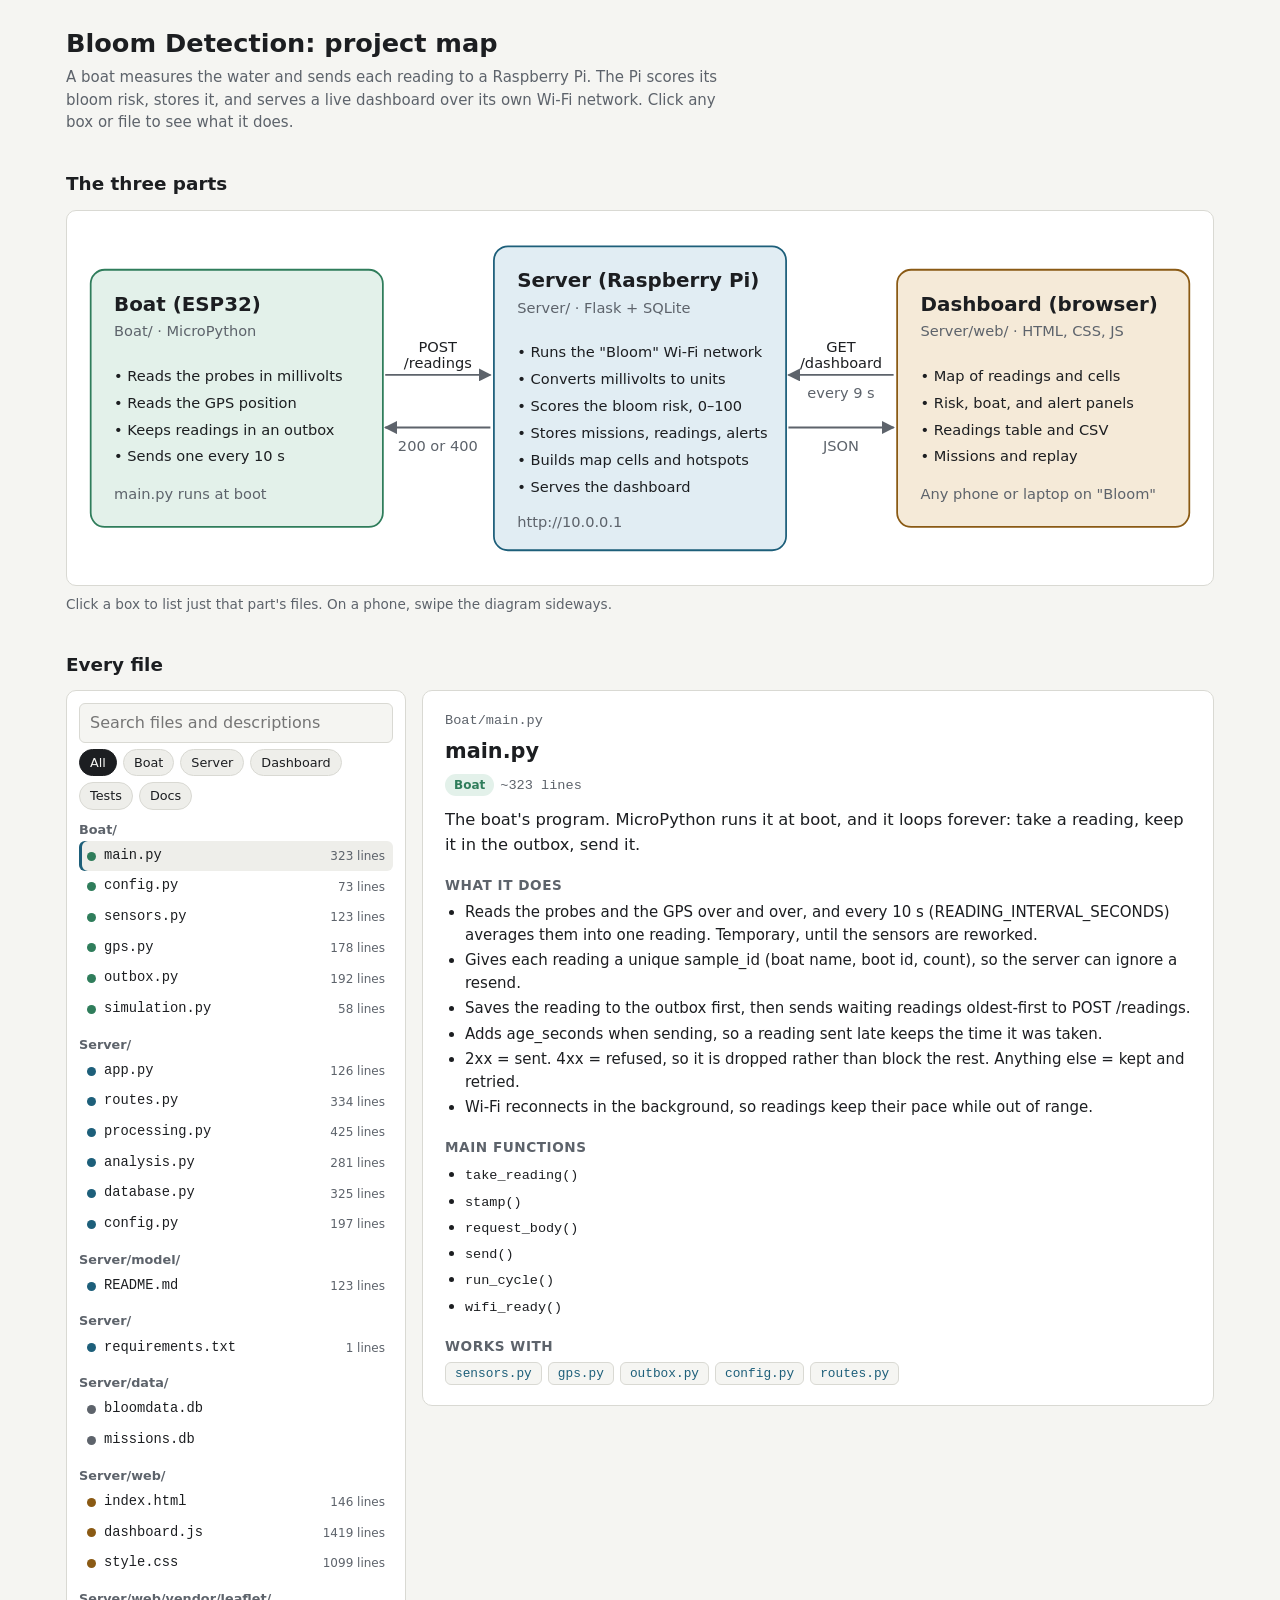
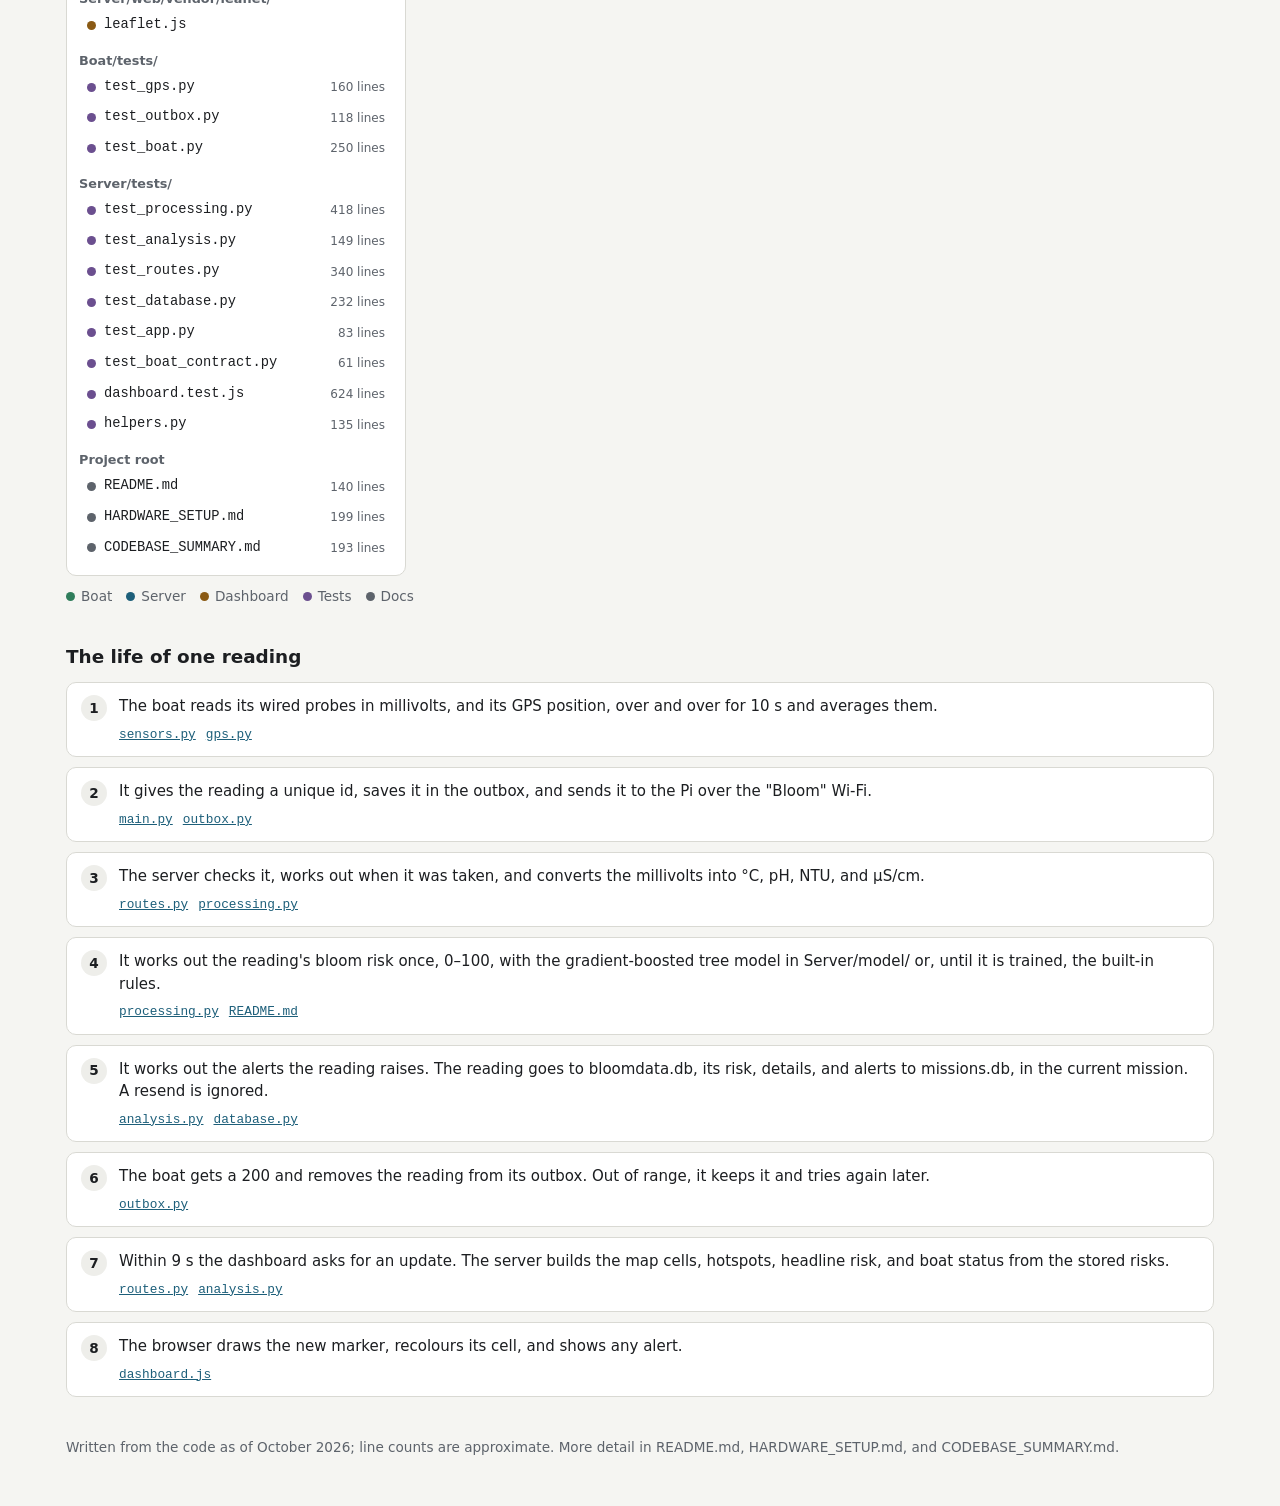
<file: project-structure.html>
<!doctype html>
<html lang="en">
<head>
<meta charset="utf-8">
<meta name="viewport" content="width=device-width, initial-scale=1">
<meta name="color-scheme" content="light dark">
<title>Bloom Detection Map</title>
<style>
:root {
    --bg: #f5f5f2;
    --surface: #ffffff;
    --surface-2: #eeeeea;
    --text: #1c1e21;
    --muted: #5d636b;
    --line: #d9d9d3;
    --accent: #1d5f7a;
    --boat: #2f7d5b;
    --boat-bg: #e3f1ea;
    --server: #1d5f7a;
    --server-bg: #e1edf3;
    --front: #8a5a14;
    --front-bg: #f5ead8;
    --test: #6b4f8f;
    --test-bg: #ece6f3;
    --doc: #5d636b;
    --doc-bg: #ececea;
    --warn: #a33b32;
}
@media (prefers-color-scheme: dark) {
    :root {
        --bg: #16181b;
        --surface: #1f2226;
        --surface-2: #2a2e33;
        --text: #e7e8ea;
        --muted: #9aa1a9;
        --line: #353a40;
        --accent: #6fb3d2;
        --boat: #6cc49b;
        --boat-bg: #1d3329;
        --server: #6fb3d2;
        --server-bg: #1b2d36;
        --front: #e0ae62;
        --front-bg: #372b19;
        --test: #b79be0;
        --test-bg: #2c2538;
        --doc: #aab0b7;
        --doc-bg: #2a2d31;
        --warn: #e8857c;
    }
}
* { box-sizing: border-box; }
body {
    margin: 0;
    background: var(--bg);
    color: var(--text);
    font: 15px/1.5 system-ui, -apple-system, "Segoe UI", Roboto, sans-serif;
}
main { max-width: 1180px; margin: 0 auto; padding: 24px 16px 48px; }
h1 { font-size: 1.6rem; margin: 0 0 4px; }
h2 { font-size: 1.15rem; margin: 36px 0 12px; }
p.lead { color: var(--muted); margin: 0; max-width: 70ch; }
code { font-family: ui-monospace, "Cascadia Code", Consolas, monospace; font-size: 0.9em; }

/* System diagram */
.diagram {
    background: var(--surface);
    border: 1px solid var(--line);
    border-radius: 10px;
    padding: 12px;
    overflow-x: auto;
}
.diagram svg { width: 100%; height: auto; display: block; }
.diagram .node { cursor: pointer; }
.diagram .node rect { stroke-width: 1.5; transition: stroke-width 0.15s; }
.diagram .node:hover rect, .diagram .node:focus rect { stroke-width: 3; }
.diagram .node:focus { outline: none; }
.diagram text { font-family: system-ui, sans-serif; }
.diagram .title { font-size: 17px; font-weight: 600; fill: var(--text); }
.diagram .sub { font-size: 12.5px; fill: var(--muted); }
.diagram .label { font-size: 12.5px; fill: var(--text); }
.diagram .arrow { stroke: var(--muted); stroke-width: 1.6; fill: none; }
.hint { color: var(--muted); font-size: 0.85rem; margin: 8px 0 0; }

/* Explorer */
.explorer {
    display: grid;
    grid-template-columns: minmax(260px, 340px) 1fr;
    gap: 16px;
    align-items: start;
}
.tree, .detail {
    background: var(--surface);
    border: 1px solid var(--line);
    border-radius: 10px;
}
.tree { padding: 12px; }
.tree-tools { display: flex; flex-wrap: wrap; gap: 6px; margin-bottom: 10px; }
.tree-tools input {
    flex: 1 1 100%;
    font: inherit;
    font-size: 16px;
    padding: 7px 10px;
    border: 1px solid var(--line);
    border-radius: 6px;
    background: var(--bg);
    color: var(--text);
}
.filters { display: flex; flex-wrap: wrap; gap: 6px; }
.chip {
    font: inherit;
    font-size: 0.8rem;
    padding: 3px 10px;
    border-radius: 999px;
    border: 1px solid var(--line);
    background: var(--surface-2);
    color: var(--text);
    cursor: pointer;
}
.chip[aria-pressed="true"] { background: var(--text); color: var(--bg); border-color: var(--text); }
.folder { margin: 10px 0 2px; font-size: 0.8rem; font-weight: 600; color: var(--muted); }
.folder:first-child { margin-top: 0; }
.file {
    display: flex;
    align-items: center;
    gap: 8px;
    width: 100%;
    text-align: left;
    font: inherit;
    font-size: 0.92rem;
    padding: 5px 8px;
    border: 0;
    border-radius: 6px;
    background: none;
    color: var(--text);
    cursor: pointer;
}
.file:hover { background: var(--surface-2); }
.file[aria-current="true"] { background: var(--surface-2); box-shadow: inset 3px 0 0 var(--accent); }
.file .name { font-family: ui-monospace, Consolas, monospace; font-size: 0.86rem; flex: 1; }
.file .lines { color: var(--muted); font-size: 0.75rem; }
.dot { width: 9px; height: 9px; border-radius: 50%; flex: none; }
.empty { color: var(--muted); font-size: 0.9rem; padding: 8px; }

.detail { padding: 20px 22px; position: sticky; top: 12px; }
.detail .path { font-family: ui-monospace, Consolas, monospace; font-size: 0.85rem; color: var(--muted); word-break: break-all; }
.detail h3 { margin: 4px 0 6px; font-size: 1.3rem; }
.tag {
    display: inline-block;
    font-size: 0.75rem;
    font-weight: 600;
    padding: 2px 9px;
    border-radius: 999px;
    margin-right: 6px;
}
.detail .summary { font-size: 1.02rem; margin: 12px 0; }
.detail h4 { margin: 18px 0 6px; font-size: 0.85rem; text-transform: uppercase; letter-spacing: 0.04em; color: var(--muted); }
.detail ul { margin: 0; padding-left: 20px; }
.detail li { margin: 3px 0; }
.links { display: flex; flex-wrap: wrap; gap: 6px; }
.links button {
    font-family: ui-monospace, Consolas, monospace;
    font-size: 0.8rem;
    padding: 3px 9px;
    border-radius: 6px;
    border: 1px solid var(--line);
    background: var(--bg);
    color: var(--accent);
    cursor: pointer;
}
.note { border-left: 3px solid var(--warn); padding: 6px 10px; background: var(--surface-2); border-radius: 0 6px 6px 0; font-size: 0.92rem; margin-top: 14px; }

/* Journey */
.journey { list-style: none; margin: 0; padding: 0; display: grid; gap: 10px; counter-reset: step; }
.journey li {
    counter-increment: step;
    background: var(--surface);
    border: 1px solid var(--line);
    border-radius: 10px;
    padding: 12px 14px 12px 52px;
    position: relative;
}
.journey li::before {
    content: counter(step);
    position: absolute;
    left: 14px;
    top: 12px;
    width: 26px;
    height: 26px;
    border-radius: 50%;
    display: grid;
    place-items: center;
    font-weight: 600;
    font-size: 0.85rem;
    background: var(--surface-2);
}
.journey .where { margin-top: 4px; }
.journey .where button {
    font-family: ui-monospace, Consolas, monospace;
    font-size: 0.8rem;
    border: 0;
    padding: 0;
    background: none;
    color: var(--accent);
    cursor: pointer;
    text-decoration: underline;
    margin-right: 10px;
}

.legend { display: flex; flex-wrap: wrap; gap: 14px; margin-top: 10px; font-size: 0.85rem; color: var(--muted); }
.legend span { display: inline-flex; align-items: center; gap: 6px; }

footer { margin-top: 40px; color: var(--muted); font-size: 0.85rem; }

@media (max-width: 760px) {
    .diagram svg { min-width: 720px; }
    .explorer { grid-template-columns: 1fr; }
    .detail { position: static; padding: 16px; }
    .journey li { padding-left: 46px; }
}
</style>
</head>
<body>
<main>
    <h1>Bloom Detection: project map</h1>
    <p class="lead">A boat measures the water and sends each reading to a Raspberry Pi. The Pi scores its bloom risk, stores it, and serves a live dashboard over its own Wi-Fi network. Click any box or file to see what it does.</p>

    <h2>The three parts</h2>
    <div class="diagram">
        <svg viewBox="0 0 960 300" role="img" aria-label="The boat posts readings to the Raspberry Pi server; the browser asks the server for the dashboard">
            <defs>
                <marker id="arrowhead" viewBox="0 0 10 10" refX="9" refY="5" markerWidth="7" markerHeight="7" orient="auto-start-reverse">
                    <path d="M0,0 L10,5 L0,10 z" fill="var(--muted)"></path>
                </marker>
            </defs>

            <g class="node" data-part="boat" tabindex="0" role="button" aria-label="Show the boat's files">
                <rect x="10" y="40" width="250" height="220" rx="12" fill="var(--boat-bg)" stroke="var(--boat)"></rect>
                <text x="30" y="75" class="title">Boat (ESP32)</text>
                <text x="30" y="97" class="sub">Boat/ · MicroPython</text>
                <text x="30" y="135" class="label">• Reads the probes in millivolts</text>
                <text x="30" y="158" class="label">• Reads the GPS position</text>
                <text x="30" y="181" class="label">• Keeps readings in an outbox</text>
                <text x="30" y="204" class="label">• Sends one every 10 s</text>
                <text x="30" y="236" class="sub">main.py runs at boot</text>
            </g>

            <g class="node" data-part="server" tabindex="0" role="button" aria-label="Show the server's files">
                <rect x="355" y="20" width="250" height="260" rx="12" fill="var(--server-bg)" stroke="var(--server)"></rect>
                <text x="375" y="55" class="title">Server (Raspberry Pi)</text>
                <text x="375" y="77" class="sub">Server/ · Flask + SQLite</text>
                <text x="375" y="115" class="label">• Runs the "Bloom" Wi-Fi network</text>
                <text x="375" y="138" class="label">• Converts millivolts to units</text>
                <text x="375" y="161" class="label">• Scores the bloom risk, 0–100</text>
                <text x="375" y="184" class="label">• Stores missions, readings, alerts</text>
                <text x="375" y="207" class="label">• Builds map cells and hotspots</text>
                <text x="375" y="230" class="label">• Serves the dashboard</text>
                <text x="375" y="260" class="sub">http://10.0.0.1</text>
            </g>

            <g class="node" data-part="front" tabindex="0" role="button" aria-label="Show the dashboard's files">
                <rect x="700" y="40" width="250" height="220" rx="12" fill="var(--front-bg)" stroke="var(--front)"></rect>
                <text x="720" y="75" class="title">Dashboard (browser)</text>
                <text x="720" y="97" class="sub">Server/web/ · HTML, CSS, JS</text>
                <text x="720" y="135" class="label">• Map of readings and cells</text>
                <text x="720" y="158" class="label">• Risk, boat, and alert panels</text>
                <text x="720" y="181" class="label">• Readings table and CSV</text>
                <text x="720" y="204" class="label">• Missions and replay</text>
                <text x="720" y="236" class="sub">Any phone or laptop on "Bloom"</text>
            </g>

            <path class="arrow" d="M262,130 L352,130" marker-end="url(#arrowhead)"></path>
            <text x="307" y="110" class="label" text-anchor="middle">POST</text>
            <text x="307" y="124" class="label" text-anchor="middle">/readings</text>
            <path class="arrow" d="M352,175 L262,175" marker-end="url(#arrowhead)"></path>
            <text x="307" y="195" class="sub" text-anchor="middle">200 or 400</text>

            <path class="arrow" d="M697,130 L607,130" marker-end="url(#arrowhead)"></path>
            <text x="652" y="110" class="label" text-anchor="middle">GET</text>
            <text x="652" y="124" class="label" text-anchor="middle">/dashboard</text>
            <text x="652" y="150" class="sub" text-anchor="middle">every 9 s</text>
            <path class="arrow" d="M607,175 L697,175" marker-end="url(#arrowhead)"></path>
            <text x="652" y="195" class="sub" text-anchor="middle">JSON</text>
        </svg>
    </div>
    <p class="hint">Click a box to list just that part's files. On a phone, swipe the diagram sideways.</p>

    <h2>Every file</h2>
    <div class="explorer">
        <nav class="tree" aria-label="Project files">
            <div class="tree-tools">
                <input type="search" id="search" placeholder="Search files and descriptions" aria-label="Search files">
                <div class="filters" id="filters"></div>
            </div>
            <div id="fileList"></div>
        </nav>
        <article class="detail" id="detail" aria-live="polite"></article>
    </div>
    <div class="legend" id="legend"></div>

    <h2>The life of one reading</h2>
    <ol class="journey" id="journey"></ol>

    <footer>Written from the code as of October 2026; line counts are approximate. More detail in README.md, HARDWARE_SETUP.md, and CODEBASE_SUMMARY.md.</footer>
</main>

<script>
const PARTS = {
    boat: { label: "Boat", color: "var(--boat)", bg: "var(--boat-bg)" },
    server: { label: "Server", color: "var(--server)", bg: "var(--server-bg)" },
    front: { label: "Dashboard", color: "var(--front)", bg: "var(--front-bg)" },
    test: { label: "Tests", color: "var(--test)", bg: "var(--test-bg)" },
    doc: { label: "Docs", color: "var(--doc)", bg: "var(--doc-bg)" },
};

const FILES = [
    // Boat
    {
        path: "Boat/main.py", part: "boat", lines: 323,
        summary: "The boat's program. MicroPython runs it at boot, and it loops forever: take a reading, keep it in the outbox, send it.",
        details: [
            "Reads the probes and the GPS over and over, and every 10 s (READING_INTERVAL_SECONDS) averages them into one reading. Temporary, until the sensors are reworked.",
            "Gives each reading a unique sample_id (boat name, boot id, count), so the server can ignore a resend.",
            "Saves the reading to the outbox first, then sends waiting readings oldest-first to POST /readings.",
            "Adds age_seconds when sending, so a reading sent late keeps the time it was taken.",
            "2xx = sent. 4xx = refused, so it is dropped rather than block the rest. Anything else = kept and retried.",
            "Wi-Fi reconnects in the background, so readings keep their pace while out of range.",
        ],
        key: ["take_reading()", "stamp()", "request_body()", "send()", "run_cycle()", "wifi_ready()"],
        links: ["Boat/sensors.py", "Boat/gps.py", "Boat/outbox.py", "Boat/config.py", "Server/routes.py"],
    },
    {
        path: "Boat/config.py", part: "boat", lines: 73,
        summary: "Every boat setting, each with a comment, edited by hand before copying to the board.",
        details: [
            "DEVICE_NAME, the Wi-Fi network and password, SERVER_URL.",
            "How often to take a reading, HTTP and Wi-Fi timing, and how much of each interval may go on sending a backlog.",
            "The temporary averaging: the pause between probe passes and how often to read the GPS.",
            "How much the outbox may hold, and its batch size.",
            "PROBES: which probe is on which ADS1115 input (only connected probes are listed), and the ADC's range and speed.",
            "The GPS pins (GPIO 16 and 17), and SIMULATE_HARDWARE for bench demos (ships False) with its pond-sized simulated track.",
        ],
        links: ["Boat/main.py", "Boat/sensors.py", "Boat/gps.py", "Server/config.py"],
    },
    {
        path: "Boat/sensors.py", part: "boat", lines: 123,
        summary: "The water probes: one millivolt value per wired probe, read through the ADS1115 boards.",
        details: [
            "Contains a small ADS1115 driver that starts one conversion and waits for it to finish.",
            "Reads each probe on its own: one that does not answer is left out of the reading (status \"partial\") instead of losing the rest.",
            "Never converts units; the server does that, so calibration never needs a reflash.",
        ],
        key: ["read_probes()", "ADS1115.read_volts()"],
        links: ["Boat/main.py", "Boat/config.py"],
    },
    {
        path: "Boat/gps.py", part: "boat", lines: 178,
        summary: "The GPS: turns NMEA sentences from the UART into a position.",
        details: [
            "Throws away data buffered since the last reading, and pieces lines split across reads back together.",
            "Accepts only GGA or RMC sentences with a valid checksum, a satellite lock, and in-range coordinates.",
            "A fix lost under a minute ago is reused and marked stale; after that, readings go without a position.",
            "Reports fix, stale, no_fix, or unavailable (pins not set, or the UART failed).",
        ],
        key: ["read_position()", "parse_sentence()"],
        links: ["Boat/main.py", "Boat/config.py"],
    },
    {
        path: "Boat/outbox.py", part: "boat", lines: 192,
        summary: "Readings saved on the board's flash until the server has them.",
        details: [
            "One JSON reading per line, oldest first.",
            "Sends a batch at a time (OUTBOX_BATCH_SIZE, 25), within a time budget, so a long backlog never delays new readings.",
            "Stops at the first failure and rewrites the file only after progress, to spare the flash.",
            "Capped at OUTBOX_MAX_BYTES (512 KB), dropping the oldest first.",
            "recover() repairs a rewrite cut short by a power cut.",
        ],
        key: ["add()", "send_all()", "count()", "recover()"],
        links: ["Boat/main.py"],
    },
    {
        path: "Boat/simulation.py", part: "boat", lines: 58,
        summary: "Fake probe voltages and a track wandering around a pond about 24 m across, for bench demos with no hardware.",
        details: ["Used only when SIMULATE_HARDWARE is True; the dashboard marks those readings as simulated.", "Where the track is, and how big, is set in Boat/config.py."],
        links: ["Boat/main.py"],
    },

    // Server
    {
        path: "Server/app.py", part: "server", lines: 126,
        summary: "Start here: the program that runs the server. On the Raspberry Pi it also runs the boat's Wi-Fi network.",
        details: [
            "sudo python3 Server/app.py on the Pi: names it rp (so the dashboard is also at http://rp.local) and creates the \"Bloom\" access point at 10.0.0.1, open unless BLOOM_WIFI_PASSWORD is set.",
            "python3 Server/app.py --dev on any computer: no network changes, and the dashboard at http://localhost:5000.",
            "Opens the database, loads the trained model (or the built-in rules), opens this run's mission, and serves routes.py.",
            "Takes the network down when it stops: Ctrl-C, systemctl stop, or the dashboard's Shut down button.",
        ],
        key: ["main()", "prepare()", "start_access_point()"],
        links: ["Server/routes.py", "Server/config.py", "Server/processing.py", "Server/database.py"],
    },
    {
        path: "Server/routes.py", part: "server", lines: 334,
        summary: "Every URL the boat and the dashboard use, and exactly what each one answers.",
        details: [
            "POST /readings: processing.py checks and scores the reading, analysis.py works out its alerts, database.py stores both.",
            "GET /dashboard (and /missions/<id>/dashboard): everything the dashboard shows, in one JSON document.",
            "GET /missions/<id>/replay/<reading>: the cells, hotspots, headline, and alerts as they stood at one reading, for replay.",
            "GET and POST /missions, POST /missions/end.",
            "GET /missions/<id>/readings.csv: every reading with its cell and raw millivolts, streamed.",
            "POST /alerts/<id>/acknowledge and /alerts/acknowledge.",
            "GET /model, POST /model/reload, POST /shutdown.",
            "GET /config.js: the dashboard's settings from config.py, loaded by the page before dashboard.js.",
            "Every error comes back as JSON.",
        ],
        key: ["post_reading()", "get_dashboard()", "dashboard_document()", "csv_lines()"],
        links: ["Server/processing.py", "Server/analysis.py", "Server/database.py", "Server/web/dashboard.js"],
    },
    {
        path: "Server/processing.py", part: "server", lines: 425,
        summary: "Everything that happens to a reading when it arrives: checked, converted to units, and scored, once.",
        details: [
            "Refuses a payload it cannot use with HTTP 400 and the reason.",
            "Converts millivolts into °C, pH, NTU, and µS/cm and mg/L (nitrate, ammonium). The time it was taken is now minus age_seconds.",
            "The bloom risk, 0–100: from the trained model in Server/model/ when there is one, else from the built-in rules.",
            "The rules take a weighted average of how far each probe is into its risky range; a missing probe is left out, and too little evidence scales the risk down.",
            "The trained model is a gradient-boosted tree classifier (XGBoost, LightGBM, or scikit-learn) saved with joblib, described by model.json. Missing probes reach it as NaN, which trees handle.",
            "A model that cannot load, or fails on a reading, leaves the rules scoring; every row records what scored it.",
        ],
        key: ["process()", "to_units()", "score()", "score_with_rules()", "load_model()"],
        links: ["Server/config.py", "Server/model/README.md", "Server/routes.py"],
    },
    {
        path: "Server/analysis.py", part: "server", lines: 281,
        summary: "What the stored readings add up to: risk levels, alerts, map cells, hotspots, and the headline.",
        details: [
            "Never scores anything: it reads the risk stored with each reading, so no two views can disagree.",
            "level() places a risk on the ladder; rollup() blends the mean with the peak for cells and the headline.",
            "alerts_for(): a bloom alert at High or Severe, quoting the reading's risk, and sensor alerts at their thresholds.",
            "Map cells: 5 m squares covering all the water crossed, each the roll-up of its readings: the state of the whole pond.",
            "Hotspots: High and Severe readings within 10 m of each other, gathered into circles 5 to 20 m in radius and ranked for revisiting; the first five are numbered on the map: where to sample next.",
            "overview(): the cells, hotspots, headline risk, and whether the boat is online, for the dashboard.",
        ],
        key: ["alerts_for()", "overview()", "build_cells()", "build_hotspots()", "level()", "rollup()"],
        links: ["Server/routes.py", "Server/config.py", "Server/processing.py"],
    },
    {
        path: "Server/database.py", part: "server", lines: 325,
        summary: "All storage, in two SQLite files: bloomdata.db (the readings alone, the training data) and missions.db (everything else).",
        details: [
            "Each reading goes to bloomdata.db, and its details (risk, sample_id, raw millivolts, ...) and alerts to missions.db under the same id, in one transaction: in both files or in neither.",
            "Reads join the two, so the rest of the server sees each reading whole.",
            "Exactly one mission is active; a reading that arrives with none active starts one.",
            "A reading whose sample_id is already stored is not stored again.",
            "Only the risk is stored; its level and colour are worked out from it, so they cannot drift.",
            "A sensor added to SENSORS gets its column on the next start.",
        ],
        key: ["save_reading()", "mission_readings()", "start_mission()", "mission_alerts()"],
        links: ["Server/routes.py", "Server/data/bloomdata.db", "Server/data/missions.db"],
    },
    {
        path: "Server/config.py", part: "server", lines: 197,
        summary: "Every server and dashboard setting, in one place.",
        details: [
            "Every number the server and the dashboard work with, each with a comment. What stays in the code are facts (the Earth's size, the pH scale, datasheets).",
            "SENSORS: one line per sensor with its label, unit, decimals, risk thresholds, weight, and alert threshold.",
            "Calibration: how each probe's millivolts become the units stored in bloomdata.db.",
            "RISK_LEVELS and the risk rules; the model's trial reading.",
            "Sizes on the water, set for ponds: 5 m cells, the map grid's spacings, hotspot sizes and priority, shading.",
            "The dashboard: zoom levels, how often it refreshes, alert and table page sizes, replay speed (sent to the browser as /config.js).",
            "The two database files, the web server, the Wi-Fi network (the password can also come from BLOOM_WIFI_PASSWORD).",
        ],
        links: ["Server/processing.py", "Server/analysis.py", "Boat/config.py"],
    },
    {
        path: "Server/model/README.md", part: "server", lines: 123,
        summary: "The project's model is a gradient-boosted tree classifier: how to train it, save it, and plug it in.",
        details: [
            "XGBoost, LightGBM, or scikit-learn's HistGradientBoostingClassifier, trained on a table and saved with joblib as bloom.joblib.",
            "model.json names the file and the inputs in training order.",
            "What the model is given (missing values are NaN), what it must answer (the probability of a bloom), getting it onto the Pi, and checking it took.",
        ],
        links: ["Server/processing.py"],
    },
    {
        path: "Server/requirements.txt", part: "server", lines: 1,
        summary: "The only package the server needs: Flask.",
        details: ["On the Pi, sudo apt install python3-flask does the same."],
        links: [],
    },
    {
        path: "Server/data/bloomdata.db", part: "doc", lines: null,
        summary: "The training data: every reading, and nothing else.",
        details: [
            "One table, readings: id, mission_id, taken_at, latitude, longitude, and each sensor's value in its unit.",
            "Copy it off the Pi and load it with pandas to train the model (Server/model/README.md).",
            "Created the first time the server runs, and git-ignored. Back it up with missions.db by copying the whole data/ folder.",
        ],
        links: ["Server/database.py", "Server/data/missions.db", "Server/model/README.md"],
    },
    {
        path: "Server/data/missions.db", part: "doc", lines: null,
        summary: "Everything around the readings, pointing at them by reading id: missions, reading details, and alerts.",
        details: [
            "missions: name, start and end, and the latitude the cells are sized for.",
            "reading_details: each reading's risk, confidence, drivers, scored_by, sample_id, device, arrival time, GPS and probe status, and raw millivolts.",
            "alerts: raised by readings, acknowledged from the dashboard.",
        ],
        links: ["Server/database.py", "Server/data/bloomdata.db"],
    },

    // Dashboard
    {
        path: "Server/web/index.html", part: "front", lines: 146,
        summary: "The dashboard page: header with mission controls, map, side panels, readings table, footer.",
        details: [],
        links: ["Server/web/dashboard.js", "Server/web/style.css"],
    },
    {
        path: "Server/web/dashboard.js", part: "front", lines: 1419,
        summary: "Everything the dashboard does.",
        details: [
            "Takes its settings (timings, page sizes, zoom levels) from /config.js, which the server builds from config.py; how things are drawn is one STYLE block at the top.",
            "Asks GET /dashboard every 9 s while the tab is visible.",
            "Draws the map layers: risk cells, readings, the boat's track, hotspots, revisit targets. No street map underneath, so nothing is downloaded; a metre grid (5 m right in close, coarser further out) and a scale bar give distances.",
            "Fills the risk, boat, and alert panels (alerts a page at a time), and acknowledges alerts.",
            "A searchable readings table whose columns sort on click, a third click clearing the sort (cards on a phone) and the CSV download.",
            "New and end mission (the picker names the running mission), past missions read-only.",
            "Replay: at each step it asks the server for the mission as it stood at that reading, so cells, hotspots, the headline, and alerts replay too.",
            "Takes the sensor list, the levels, and their colours from the server, and formats times in the viewer's own time zone.",
        ],
        links: ["Server/routes.py", "Server/web/index.html"],
    },
    {
        path: "Server/web/style.css", part: "front", lines: 1099,
        summary: "The dashboard's look: light and dark themes, phone layout, touch-sized controls.",
        details: [],
        links: ["Server/web/index.html"],
    },
    {
        path: "Server/web/vendor/leaflet/leaflet.js", part: "front", lines: null,
        summary: "The Leaflet 1.9.4 map library, kept locally so the dashboard works with no internet.",
        details: ["leaflet.css and images/ sit next to it. The dashboard uses no street-map tiles, so it never needs internet."],
        links: [],
    },

    // Tests
    { path: "Boat/tests/test_gps.py", part: "test", lines: 160, summary: "NMEA parsing, checksums, locks, split lines, stale fixes, a missing GPS.", details: ["Run with: cd Boat && python3 -m unittest discover -s tests"], links: ["Boat/gps.py"] },
    { path: "Boat/tests/test_outbox.py", part: "test", lines: 118, summary: "The outbox: order, outages, refused readings, the time budget, the size cap, power cuts.", details: [], links: ["Boat/outbox.py"] },
    { path: "Boat/tests/test_boat.py", part: "test", lines: 250, summary: "Config, probes failing one at a time, ADS1115 timing, averaging, what is sent, and how answers are handled.", details: [], links: ["Boat/main.py", "Boat/sensors.py"] },
    { path: "Server/tests/test_processing.py", part: "test", lines: 418, summary: "Every conversion and validation rule, the rules, and the model plug-in.", details: ["model.json mistakes, column order, missing values, and failures, plus real XGBoost, LightGBM, and scikit-learn gradient-boosted tree models when those are installed.", "Run with: cd Server && python3 -m unittest discover -s tests"], links: ["Server/processing.py"] },
    { path: "Server/tests/test_analysis.py", part: "test", lines: 149, summary: "Levels, roll-ups, alerts, cells, hotspots, the headline, and boat status.", details: [], links: ["Server/analysis.py"] },
    { path: "Server/tests/test_routes.py", part: "test", lines: 340, summary: "The HTTP API end to end, the dashboard document, the CSV, and that every view reads the one stored risk.", details: [], links: ["Server/routes.py"] },
    { path: "Server/tests/test_database.py", part: "test", lines: 232, summary: "Missions, resends, alerts, the grid latitude, new sensor columns, and the two files: bloomdata.db holds only measurements, and a reading lands in both or neither.", details: [], links: ["Server/database.py"] },
    { path: "Server/tests/test_app.py", part: "test", lines: 83, summary: "Starting up: --dev, the root check, and the Wi-Fi network going up and down (with every command mocked).", details: [], links: ["Server/app.py"] },
    { path: "Server/tests/test_boat_contract.py", part: "test", lines: 61, summary: "Runs the real boat code and checks the server accepts exactly what it sends.", details: [], links: ["Boat/config.py", "Server/config.py"] },
    { path: "Server/tests/dashboard.test.js", part: "test", lines: 624, summary: "dashboard.js in a fake page with a fake map.", details: ["Run with: cd Server && node --test"], links: ["Server/web/dashboard.js"] },
    { path: "Server/tests/helpers.py", part: "test", lines: 135, summary: "Shared set-up for the server tests: a scratch database, sample readings, a stand-in model.", details: [], links: [] },

    // Docs
    { path: "README.md", part: "doc", lines: 140, summary: "What the project is, what is where, how to run it, and how the risk works.", details: [], links: ["HARDWARE_SETUP.md", "CODEBASE_SUMMARY.md"] },
    { path: "HARDWARE_SETUP.md", part: "doc", lines: 199, summary: "Wiring, flashing the ESP32, calibrating, and running the Pi.", details: [], links: ["README.md"] },
    { path: "CODEBASE_SUMMARY.md", part: "doc", lines: 193, summary: "How the code works: the data flow, every file, the API, the database, the risk in detail.", details: [], links: ["README.md"] },
];

const JOURNEY = [
    { text: "The boat reads its wired probes in millivolts, and its GPS position, over and over for 10 s and averages them.", files: ["Boat/sensors.py", "Boat/gps.py"] },
    { text: "It gives the reading a unique id, saves it in the outbox, and sends it to the Pi over the \"Bloom\" Wi-Fi.", files: ["Boat/main.py", "Boat/outbox.py"] },
    { text: "The server checks it, works out when it was taken, and converts the millivolts into °C, pH, NTU, and µS/cm.", files: ["Server/routes.py", "Server/processing.py"] },
    { text: "It works out the reading's bloom risk once, 0–100, with the gradient-boosted tree model in Server/model/ or, until it is trained, the built-in rules.", files: ["Server/processing.py", "Server/model/README.md"] },
    { text: "It works out the alerts the reading raises. The reading goes to bloomdata.db, its risk, details, and alerts to missions.db, in the current mission. A resend is ignored.", files: ["Server/analysis.py", "Server/database.py"] },
    { text: "The boat gets a 200 and removes the reading from its outbox. Out of range, it keeps it and tries again later.", files: ["Boat/outbox.py"] },
    { text: "Within 9 s the dashboard asks for an update. The server builds the map cells, hotspots, headline risk, and boat status from the stored risks.", files: ["Server/routes.py", "Server/analysis.py"] },
    { text: "The browser draws the new marker, recolours its cell, and shows any alert.", files: ["Server/web/dashboard.js"] },
];

const state = { query: "", part: null, selected: "Boat/main.py" };
const byPath = new Map(FILES.map((file) => [file.path, file]));

function el(tag, props = {}, children = []) {
    const node = document.createElement(tag);
    Object.assign(node, props);
    for (const child of [].concat(children)) {
        if (child != null) node.append(child);
    }
    return node;
}

function folderOf(path) {
    const cut = path.lastIndexOf("/");
    return cut < 0 ? "Project root" : path.slice(0, cut) + "/";
}

function fileName(path) {
    return path.slice(path.lastIndexOf("/") + 1);
}

function matches(file) {
    if (state.part && file.part !== state.part) return false;
    if (!state.query) return true;
    const haystack = [file.path, file.summary, ...(file.details || []), ...(file.key || [])].join(" ").toLowerCase();
    return haystack.includes(state.query);
}

function renderFilters() {
    const box = document.getElementById("filters");
    box.replaceChildren();
    const options = [[null, "All"], ...Object.entries(PARTS).map(([key, part]) => [key, part.label])];
    for (const [key, label] of options) {
        const chip = el("button", { type: "button", className: "chip", textContent: label });
        chip.setAttribute("aria-pressed", String(state.part === key));
        chip.addEventListener("click", () => setPart(key));
        box.append(chip);
    }
}

function renderList() {
    const list = document.getElementById("fileList");
    list.replaceChildren();
    const visible = FILES.filter(matches);
    if (!visible.length) {
        list.append(el("p", { className: "empty", textContent: "No files match." }));
        return;
    }
    let currentFolder = null;
    for (const file of visible) {
        const folder = folderOf(file.path);
        if (folder !== currentFolder) {
            currentFolder = folder;
            list.append(el("div", { className: "folder", textContent: folder }));
        }
        const dot = el("span", { className: "dot" });
        dot.style.background = PARTS[file.part].color;
        const button = el("button", { type: "button", className: "file" }, [
            dot,
            el("span", { className: "name", textContent: fileName(file.path) }),
            el("span", { className: "lines", textContent: file.lines ? file.lines + " lines" : "" }),
        ]);
        button.setAttribute("aria-current", String(file.path === state.selected));
        button.addEventListener("click", () => select(file.path, window.matchMedia("(max-width: 760px)").matches));
        list.append(button);
    }
}

function renderDetail() {
    const detail = document.getElementById("detail");
    const file = byPath.get(state.selected);
    detail.replaceChildren();
    if (!file) return;
    const part = PARTS[file.part];
    const tag = el("span", { className: "tag", textContent: part.label });
    tag.style.background = part.bg;
    tag.style.color = part.color;

    detail.append(
        el("div", { className: "path", textContent: file.path }),
        el("h3", { textContent: fileName(file.path) }),
        el("div", {}, [tag, file.lines ? el("span", { className: "path", textContent: "~" + file.lines + " lines" }) : null]),
        el("p", { className: "summary", textContent: file.summary }),
    );
    if (file.details && file.details.length) {
        detail.append(el("h4", { textContent: "What it does" }), el("ul", {}, file.details.map((item) => el("li", { textContent: item }))));
    }
    if (file.key && file.key.length) {
        detail.append(el("h4", { textContent: "Main functions" }), el("ul", {}, file.key.map((item) => el("li", {}, el("code", { textContent: item })))));
    }
    if (file.note) {
        detail.append(el("p", { className: "note", textContent: file.note }));
    }
    const links = (file.links || []).filter((path) => byPath.has(path));
    if (links.length) {
        const row = el("div", { className: "links" });
        for (const path of links) {
            const button = el("button", { type: "button", textContent: fileName(path), title: path });
            button.addEventListener("click", () => select(path, true));
            row.append(button);
        }
        detail.append(el("h4", { textContent: "Works with" }), row);
    }
}

function renderJourney() {
    const list = document.getElementById("journey");
    for (const step of JOURNEY) {
        const where = el("div", { className: "where" });
        for (const path of step.files) {
            const button = el("button", { type: "button", textContent: fileName(path), title: path });
            button.addEventListener("click", () => select(path, true));
            where.append(button);
        }
        list.append(el("li", {}, [el("div", { textContent: step.text }), where]));
    }
}

function renderLegend() {
    const legend = document.getElementById("legend");
    for (const part of Object.values(PARTS)) {
        const dot = el("span", { className: "dot" });
        dot.style.background = part.color;
        legend.append(el("span", {}, [dot, part.label]));
    }
}

function select(path, scroll) {
    state.selected = path;
    const file = byPath.get(path);
    if (file && !matches(file)) {
        state.part = null;
        state.query = "";
        document.getElementById("search").value = "";
        renderFilters();
    }
    renderList();
    renderDetail();
    if (scroll) document.getElementById("detail").scrollIntoView({ behavior: "smooth", block: "start" });
}

function setPart(part) {
    state.part = part;
    renderFilters();
    renderList();
    const first = FILES.find(matches);
    if (first && !matches(byPath.get(state.selected))) {
        state.selected = first.path;
        renderList();
        renderDetail();
    }
}

document.getElementById("search").addEventListener("input", (event) => {
    state.query = event.target.value.trim().toLowerCase();
    renderList();
});

for (const node of document.querySelectorAll(".diagram .node")) {
    const activate = () => {
        setPart(node.dataset.part);
        document.querySelector(".explorer").scrollIntoView({ behavior: "smooth", block: "start" });
    };
    node.addEventListener("click", activate);
    node.addEventListener("keydown", (event) => {
        if (event.key === "Enter" || event.key === " ") {
            event.preventDefault();
            activate();
        }
    });
}

renderFilters();
renderList();
renderDetail();
renderJourney();
renderLegend();
</script>
</body>
</html>
</file>
